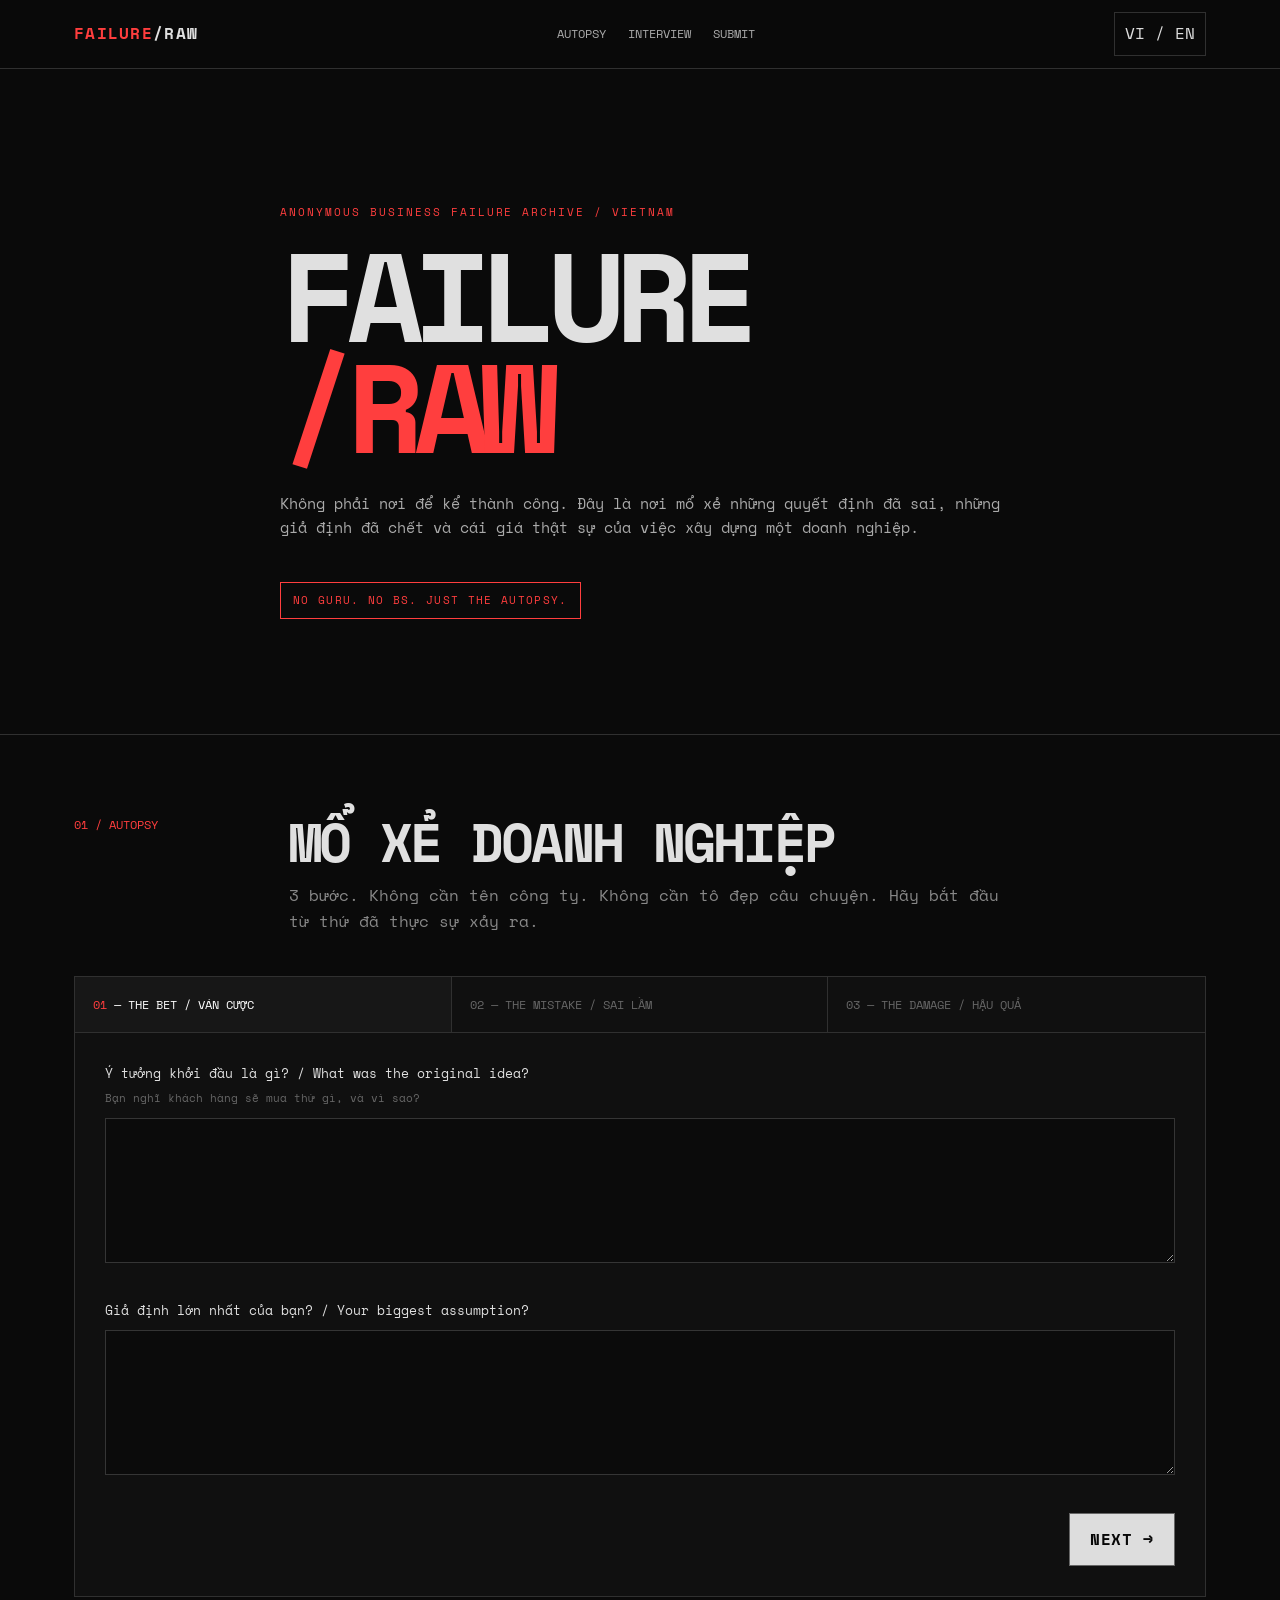
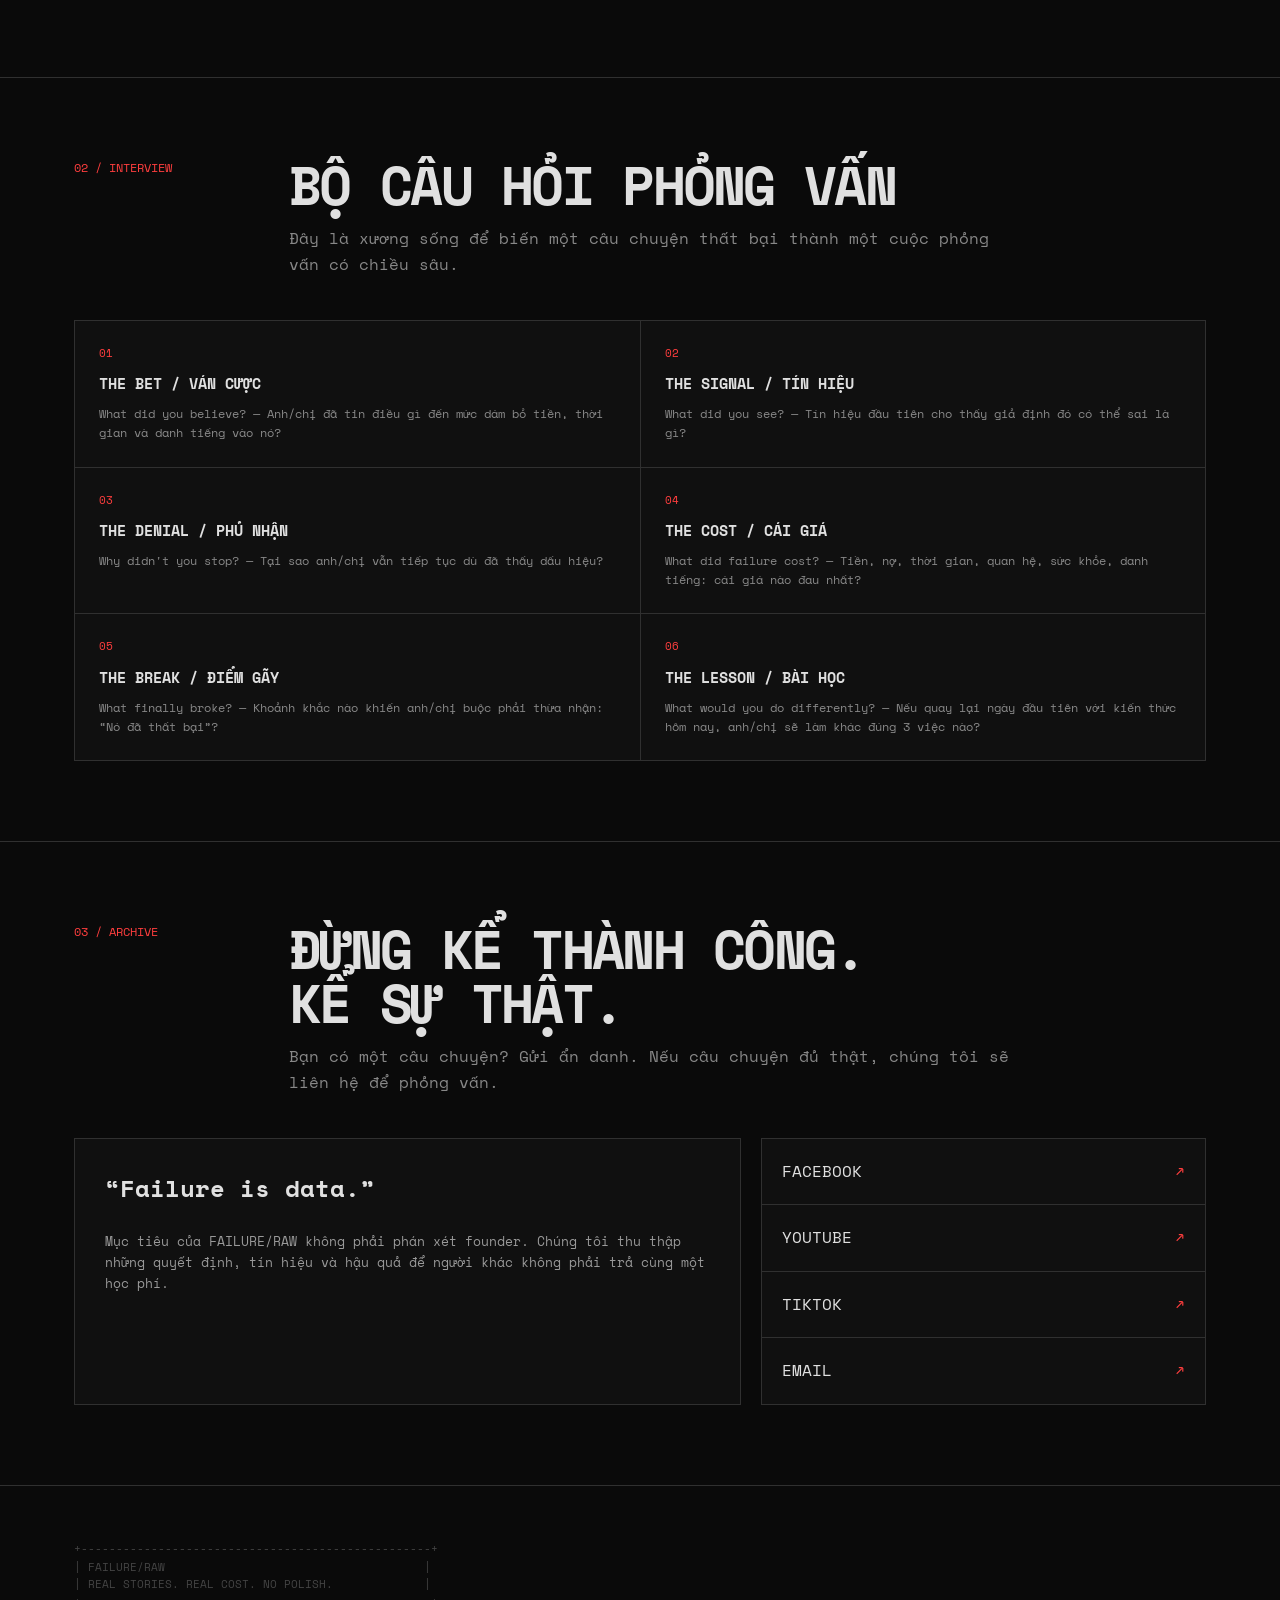
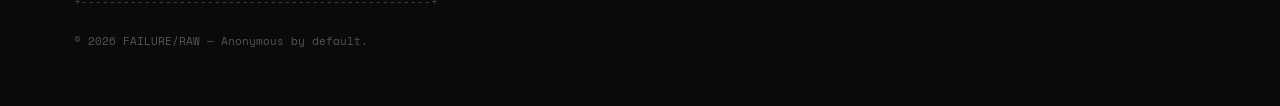
<file: interviews.html>
<!doctype html>
<html lang="vi">
<head>
  <meta charset="utf-8">
  <meta name="viewport" content="width=device-width, initial-scale=1">
  <meta name="description" content="FAILURE/RAW — Anonymous business failure stories and founder interviews.">
  <title>FAILURE/RAW — Business Autopsy</title>
  <style>
    @import url('https://fonts.googleapis.com/css2?family=Space+Mono:wght@400;700&display=swap');
    :root{
      --bg:#0a0a0a;--panel:#101010;--panel2:#151515;--text:#e0e0e0;
      --muted:#777;--line:#303030;--red:#ff3e3e;--green:#8cff98;
      --max:1180px;
    }
    *{box-sizing:border-box}
    html{scroll-behavior:smooth}
    body{margin:0;background:var(--bg);color:var(--text);font-family:"Space Mono","Courier New",monospace;line-height:1.6}
    a{color:inherit;text-decoration:none}
    button,input,textarea,select{font:inherit}
    .wrap{max-width:var(--max);margin:auto;padding:0 24px}
    .top{border-bottom:1px solid var(--line);position:sticky;top:0;background:rgba(10,10,10,.94);backdrop-filter:blur(8px);z-index:20}
    nav{height:68px;display:flex;align-items:center;justify-content:space-between}
    .brand{font-weight:700;letter-spacing:.08em}.brand b{color:var(--red)}
    .navlinks{display:flex;gap:22px;font-size:12px;color:#aaa}.navlinks a:hover{color:#fff}
    .lang{border:1px solid var(--line);background:transparent;color:#ddd;padding:8px 10px;cursor:pointer}
    .hero{min-height:74vh;display:grid;align-items:center;padding:90px 0 70px;border-bottom:1px solid var(--line)}
    .eyebrow{font-size:11px;color:var(--red);letter-spacing:.18em;text-transform:uppercase}
    h1{font-size:clamp(48px,10vw,126px);line-height:.88;letter-spacing:-.08em;margin:18px 0 30px;max-width:1000px}
    .hero p{max-width:720px;color:#aaa;font-size:15px}
    .stamp{display:inline-block;margin-top:28px;border:1px solid var(--red);color:var(--red);padding:9px 12px;font-size:11px;letter-spacing:.12em}
    section{padding:80px 0;border-bottom:1px solid var(--line)}
    .section-head{display:grid;grid-template-columns:180px 1fr;gap:35px;margin-bottom:42px}
    .section-no{color:var(--red);font-size:12px}.section-head h2{font-size:clamp(28px,5vw,54px);line-height:1;margin:0 0 14px;letter-spacing:-.05em}
    .section-head p{margin:0;color:#888;max-width:720px}
    .panel{border:1px solid var(--line);background:var(--panel)}
    .steps{display:grid;grid-template-columns:repeat(3,1fr);border-bottom:1px solid var(--line)}
    .step{padding:18px;border-right:1px solid var(--line);color:#666;font-size:12px}
    .step:last-child{border-right:0}.step.active{color:#fff;background:#171717}.step.active span{color:var(--red)}
    .formbody{padding:30px}
    .stepcontent{display:none}.stepcontent.active{display:block}
    .question{margin:0 0 30px}.question label{display:block;font-size:13px;margin-bottom:9px}.hint{font-size:11px;color:#666;margin:-3px 0 10px}
    input,textarea,select{width:100%;background:#0b0b0b;border:1px solid #353535;color:#eee;padding:14px;outline:0;border-radius:0}
    input:focus,textarea:focus,select:focus{border-color:#aaa}
    textarea{min-height:145px;resize:vertical}
    .grid2{display:grid;grid-template-columns:1fr 1fr;gap:18px}
    .actions{display:flex;justify-content:space-between;gap:12px;margin-top:28px}
    .btn{border:1px solid #666;background:#ddd;color:#080808;padding:13px 20px;cursor:pointer;border-radius:0;font-weight:700;letter-spacing:.04em}
    .btn:hover{background:#fff;transform:translateY(-1px)}
    .btn.secondary{background:transparent;color:#ddd;border-color:#444}.btn.danger{background:var(--red);border-color:var(--red)}
    .message{display:none;border:1px solid var(--green);color:var(--green);padding:16px;margin-top:18px;font-size:12px}
    .message.show{display:block}
    .questions{display:grid;grid-template-columns:repeat(2,1fr);gap:1px;background:var(--line);border:1px solid var(--line)}
    .qcard{background:var(--panel);padding:24px}.qcard .n{color:var(--red);font-size:11px}.qcard h3{font-size:15px;margin:9px 0}.qcard p{font-size:12px;color:#888;margin:0}
    .archive{display:grid;grid-template-columns:1.2fr .8fr;gap:20px}
    .manifesto{padding:30px;border:1px solid var(--line);background:var(--panel)}
    .manifesto h3{font-size:24px;margin-top:0}.manifesto p{color:#999;font-size:13px}
    .socials{display:grid;gap:1px;background:var(--line);border:1px solid var(--line)}
    .social{background:var(--panel);padding:20px;display:flex;justify-content:space-between}.social:hover{background:#181818}.social span:last-child{color:var(--red)}
    footer{padding:55px 0;color:#555;font-size:11px}
    .ascii{color:#444;white-space:pre;overflow:auto;margin-bottom:22px}
    @media(max-width:760px){
      .wrap{padding:0 16px}.navlinks{display:none}.hero{min-height:auto;padding:75px 0 55px}
      h1{font-size:56px}.section-head{grid-template-columns:1fr;gap:12px}.steps{grid-template-columns:1fr}
      .step{border-right:0;border-bottom:1px solid var(--line)}.step:last-child{border-bottom:0}
      .formbody{padding:20px}.grid2,.archive,.questions{grid-template-columns:1fr}.questions{gap:1px}
      .actions{flex-direction:column}.btn{width:100%}
    }
  </style>
</head>
<body>
<header class="top">
  <div class="wrap">
    <nav>
      <a class="brand" href="#"><b>FAILURE</b>/RAW</a>
      <div class="navlinks"><a href="#autopsy" data-i18n="nav1">AUTOPSY</a><a href="#interview" data-i18n="nav2">INTERVIEW</a><a href="#submit" data-i18n="nav3">SUBMIT</a></div>
      <button class="lang" id="langBtn">VI / EN</button>
    </nav>
  </div>
</header>

<main>
  <section class="hero">
    <div class="wrap">
      <div class="eyebrow" data-i18n="eyebrow">ANONYMOUS BUSINESS FAILURE ARCHIVE / VIETNAM</div>
      <h1 data-i18n="heroTitle">FAILURE<br><span style="color:var(--red)">/RAW</span></h1>
      <p data-i18n="heroText">Không phải nơi để kể thành công. Đây là nơi mổ xẻ những quyết định đã sai, những giả định đã chết và cái giá thật sự của việc xây dựng một doanh nghiệp.</p>
      <div class="stamp" data-i18n="stamp">NO GURU. NO BS. JUST THE AUTOPSY.</div>
    </div>
  </section>

  <section id="autopsy">
    <div class="wrap">
      <div class="section-head">
        <div class="section-no">01 / AUTOPSY</div>
        <div><h2 data-i18n="autoTitle">MỔ XẺ DOANH NGHIỆP</h2><p data-i18n="autoText">3 bước. Không cần tên công ty. Không cần tô đẹp câu chuyện. Hãy bắt đầu từ thứ đã thực sự xảy ra.</p></div>
      </div>
      <div class="panel">
        <div class="steps">
          <div class="step active" data-step="1"><span>01</span> — <label data-i18n="s1">THE BET / VÁN CƯỢC</label></div>
          <div class="step" data-step="2"><span>02</span> — <label data-i18n="s2">THE MISTAKE / SAI LẦM</label></div>
          <div class="step" data-step="3"><span>03</span> — <label data-i18n="s3">THE DAMAGE / HẬU QUẢ</label></div>
        </div>
        <form id="autopsyForm" class="formbody">
          <div class="stepcontent active" data-content="1">
            <div class="question"><label data-i18n="q1">Ý tưởng khởi đầu là gì? / What was the original idea?</label><div class="hint" data-i18n="h1">Bạn nghĩ khách hàng sẽ mua thứ gì, và vì sao?</div><textarea name="idea" required></textarea></div>
            <div class="question"><label data-i18n="q2">Giả định lớn nhất của bạn? / Your biggest assumption?</label><textarea name="assumption" required></textarea></div>
          </div>
          <div class="stepcontent" data-content="2">
            <div class="question"><label data-i18n="q3">Lựa chọn sai lầm lớn nhất / Biggest wrong decision</label>
              <select name="mistake" required>
                <option value="" data-i18n="choose">— CHỌN MỘT / SELECT —</option>
                <option data-i18n="m1">Sai sản phẩm / Wrong product</option>
                <option data-i18n="m2">Sai thị trường / Wrong market</option>
                <option data-i18n="m3">Sai người / Wrong people</option>
                <option data-i18n="m4">Sai tiền / Wrong financial decision</option>
                <option data-i18n="m5">Sai thời điểm / Wrong timing</option>
                <option data-i18n="m6">Không dừng đúng lúc / Failed to stop</option>
                <option data-i18n="m7">Khác / Other</option>
              </select>
            </div>
            <div class="question"><label data-i18n="q4">Khoảnh khắc bạn biết mọi thứ sắp vỡ? / When did you know it was going down?</label><textarea name="doomsday" required></textarea></div>
          </div>
          <div class="stepcontent" data-content="3">
            <div class="question"><label data-i18n="q5">Cái giá thực sự là gì? / What did it really cost?</label><div class="grid2"><input name="money" placeholder="Tiền / Money"><input name="time" placeholder="Thời gian / Time"></div></div>
            <div class="question"><label data-i18n="q6">Lời nhắn cho một founder đang đi đúng con đường cũ của bạn / Message to a founder repeating your path</label><textarea name="message" required></textarea></div>
            <div class="question"><label><input type="checkbox" required style="width:auto;margin-right:8px"> <span data-i18n="anon">Tôi đồng ý gửi câu chuyện ẩn danh để có thể được chọn cho phỏng vấn / I agree to anonymous use for a possible interview.</span></label></div>
          </div>
          <div class="actions"><button type="button" class="btn secondary" id="prev" data-i18n="back">← BACK</button><button type="button" class="btn" id="next" data-i18n="next">NEXT →</button><button type="submit" class="btn danger" id="submitBtn" style="display:none" data-i18n="submit">SUBMIT TO ARCHIVE</button></div>
          <div class="message" id="success" data-i18n="success">✓ DỮ LIỆU ĐÃ ĐƯỢC GHI NHẬN VÀO ARCHIVE. CẢM ƠN BẠN ĐÃ NÓI THẬT.</div>
        </form>
      </div>
    </div>
  </section>

  <section id="interview">
    <div class="wrap">
      <div class="section-head"><div class="section-no">02 / INTERVIEW</div><div><h2 data-i18n="intTitle">BỘ CÂU HỎI PHỎNG VẤN</h2><p data-i18n="intText">Đây là xương sống để biến một câu chuyện thất bại thành một cuộc phỏng vấn có chiều sâu.</p></div></div>
      <div class="questions">
        <article class="qcard"><div class="n">01</div><h3>THE BET / VÁN CƯỢC</h3><p>What did you believe? — Anh/chị đã tin điều gì đến mức dám bỏ tiền, thời gian và danh tiếng vào nó?</p></article>
        <article class="qcard"><div class="n">02</div><h3>THE SIGNAL / TÍN HIỆU</h3><p>What did you see? — Tín hiệu đầu tiên cho thấy giả định đó có thể sai là gì?</p></article>
        <article class="qcard"><div class="n">03</div><h3>THE DENIAL / PHỦ NHẬN</h3><p>Why didn't you stop? — Tại sao anh/chị vẫn tiếp tục dù đã thấy dấu hiệu?</p></article>
        <article class="qcard"><div class="n">04</div><h3>THE COST / CÁI GIÁ</h3><p>What did failure cost? — Tiền, nợ, thời gian, quan hệ, sức khỏe, danh tiếng: cái giá nào đau nhất?</p></article>
        <article class="qcard"><div class="n">05</div><h3>THE BREAK / ĐIỂM GÃY</h3><p>What finally broke? — Khoảnh khắc nào khiến anh/chị buộc phải thừa nhận: “Nó đã thất bại”?</p></article>
        <article class="qcard"><div class="n">06</div><h3>THE LESSON / BÀI HỌC</h3><p>What would you do differently? — Nếu quay lại ngày đầu tiên với kiến thức hôm nay, anh/chị sẽ làm khác đúng 3 việc nào?</p></article>
      </div>
    </div>
  </section>

  <section id="submit">
    <div class="wrap">
      <div class="section-head"><div class="section-no">03 / ARCHIVE</div><div><h2 data-i18n="archiveTitle">ĐỪNG KỂ THÀNH CÔNG.<br>KỂ SỰ THẬT.</h2><p data-i18n="archiveText">Bạn có một câu chuyện? Gửi ẩn danh. Nếu câu chuyện đủ thật, chúng tôi sẽ liên hệ để phỏng vấn.</p></div></div>
      <div class="archive">
        <div class="manifesto"><h3>“Failure is data.”</h3><p data-i18n="manifesto">Mục tiêu của FAILURE/RAW không phải phán xét founder. Chúng tôi thu thập những quyết định, tín hiệu và hậu quả để người khác không phải trả cùng một học phí.</p></div>
        <div class="socials">
          <a class="social" href="#" target="_blank"><span>FACEBOOK</span><span>↗</span></a>
          <a class="social" href="#" target="_blank"><span>YOUTUBE</span><span>↗</span></a>
          <a class="social" href="#" target="_blank"><span>TIKTOK</span><span>↗</span></a>
          <a class="social" href="mailto:hello@failureraw.com"><span>EMAIL</span><span>↗</span></a>
        </div>
      </div>
    </div>
  </section>
</main>

<footer>
  <div class="wrap">
    <div class="ascii">+--------------------------------------------------+
| FAILURE/RAW                                     |
| REAL STORIES. REAL COST. NO POLISH.             |
+--------------------------------------------------+</div>
    © 2026 FAILURE/RAW — Anonymous by default.
  </div>
</footer>

<script>
(() => {
  const form = document.getElementById('autopsyForm');
  const steps = [...document.querySelectorAll('.step')];
  const contents = [...document.querySelectorAll('.stepcontent')];
  const prev = document.getElementById('prev');
  const next = document.getElementById('next');
  const submitBtn = document.getElementById('submitBtn');
  const success = document.getElementById('success');
  const langBtn = document.getElementById('langBtn');
  let current = 1, lang = 'vi';

  function render(){
    steps.forEach((s,i)=>s.classList.toggle('active', i+1===current));
    contents.forEach((c,i)=>c.classList.toggle('active', i+1===current));
    prev.style.visibility = current===1 ? 'hidden' : 'visible';
    next.style.display = current===3 ? 'none' : 'block';
    submitBtn.style.display = current===3 ? 'block' : 'none';
  }
  function validateStep(){
    const fields = contents[current-1].querySelectorAll('input,textarea,select');
    for(const f of fields){
      if(!f.checkValidity()){ f.reportValidity(); return false; }
    }
    return true;
  }
  next.onclick=()=>{ if(validateStep() && current<3){current++;render()} };
  prev.onclick=()=>{ if(current>1){current--;render()} };
  form.onsubmit=(e)=>{
    e.preventDefault();
    if(!validateStep()) return;
    success.classList.add('show');
    form.reset(); current=1; render();
    setTimeout(()=>success.classList.remove('show'),6000);
  };

  const dict={
    vi:{
      nav1:'AUTOPSY',nav2:'INTERVIEW',nav3:'SUBMIT',eyebrow:'ANONYMOUS BUSINESS FAILURE ARCHIVE / VIETNAM',
      heroTitle:'FAILURE<br><span style="color:var(--red)">/RAW</span>',
      heroText:'Không phải nơi để kể thành công. Đây là nơi mổ xẻ những quyết định đã sai, những giả định đã chết và cái giá thật sự của việc xây dựng một doanh nghiệp.',
      stamp:'NO GURU. NO BS. JUST THE AUTOPSY.',autoTitle:'MỔ XẺ DOANH NGHIỆP',autoText:'3 bước. Không cần tên công ty. Không cần tô đẹp câu chuyện. Hãy bắt đầu từ thứ đã thực sự xảy ra.',
      s1:'THE BET / VÁN CƯỢC',s2:'THE MISTAKE / SAI LẦM',s3:'THE DAMAGE / HẬU QUẢ',
      q1:'Ý tưởng khởi đầu là gì? / What was the original idea?',h1:'Bạn nghĩ khách hàng sẽ mua thứ gì, và vì sao?',
      q2:'Giả định lớn nhất của bạn? / Your biggest assumption?',q3:'Lựa chọn sai lầm lớn nhất / Biggest wrong decision',
      choose:'— CHỌN MỘT / SELECT —',q4:'Khoảnh khắc bạn biết mọi thứ sắp vỡ? / When did you know it was going down?',
      q5:'Cái giá thực sự là gì? / What did it really cost?',q6:'Lời nhắn cho một founder đang đi đúng con đường cũ của bạn / Message to a founder repeating your path',
      anon:'Tôi đồng ý gửi câu chuyện ẩn danh để có thể được chọn cho phỏng vấn / I agree to anonymous use for a possible interview.',
      back:'← BACK',next:'NEXT →',submit:'SUBMIT TO ARCHIVE',
      success:'✓ DỮ LIỆU ĐÃ ĐƯỢC GHI NHẬN VÀO ARCHIVE. CẢM ƠN BẠN ĐÃ NÓI THẬT.',
      intTitle:'BỘ CÂU HỎI PHỎNG VẤN',intText:'Đây là xương sống để biến một câu chuyện thất bại thành một cuộc phỏng vấn có chiều sâu.',
      archiveTitle:'ĐỪNG KỂ THÀNH CÔNG.<br>KỂ SỰ THẬT.',archiveText:'Bạn có một câu chuyện? Gửi ẩn danh. Nếu câu chuyện đủ thật, chúng tôi sẽ liên hệ để phỏng vấn.',
      manifesto:'Mục tiêu của FAILURE/RAW không phải phán xét founder. Chúng tôi thu thập những quyết định, tín hiệu và hậu quả để người khác không phải trả cùng một học phí.'
    },
    en:{
      nav1:'AUTOPSY',nav2:'INTERVIEW',nav3:'SUBMIT',eyebrow:'ANONYMOUS BUSINESS FAILURE ARCHIVE / VIETNAM',
      heroTitle:'FAILURE<br><span style="color:var(--red)">/RAW</span>',
      heroText:'Not a place to tell success stories. This is where we dissect bad decisions, dead assumptions, and the real cost of building a business.',
      stamp:'NO GURU. NO BS. JUST THE AUTOPSY.',autoTitle:'BUSINESS AUTOPSY',autoText:'3 steps. No company name required. No polishing the story. Start with what actually happened.',
      s1:'THE BET / VÁN CƯỢC',s2:'THE MISTAKE / SAI LẦM',s3:'THE DAMAGE / HẬU QUẢ',
      q1:'What was the original idea? / Ý tưởng khởi đầu là gì?',h1:'What did you believe customers would buy, and why?',
      q2:'Your biggest assumption? / Giả định lớn nhất của bạn?',q3:'Biggest wrong decision / Lựa chọn sai lầm lớn nhất',
      choose:'— SELECT —',q4:'When did you know it was going down? / Khoảnh khắc bạn biết mọi thứ sắp vỡ?',
      q5:'What did it really cost? / Cái giá thực sự là gì?',q6:'Message to a founder repeating your path / Lời nhắn cho một founder đang đi đúng con đường cũ của bạn',
      anon:'I agree to submit this anonymously for possible interview use. / Tôi đồng ý gửi câu chuyện ẩn danh để có thể được chọn cho phỏng vấn.',
      back:'← BACK',next:'NEXT →',submit:'SUBMIT TO ARCHIVE',
      success:'✓ DATA RECORDED IN THE ARCHIVE. THANK YOU FOR TELLING THE TRUTH.',
      intTitle:'INTERVIEW QUESTION SET',intText:'The backbone for turning a failure story into a deep, useful interview.',
      archiveTitle:'DON’T TELL US SUCCESS.<br>TELL US THE TRUTH.',archiveText:'Have a story? Submit it anonymously. If the story is real enough, we will reach out for an interview.',
      manifesto:'FAILURE/RAW is not here to judge founders. We collect decisions, signals and consequences so others do not have to pay the same tuition.'
    }
  };
  function translate(){
    document.querySelectorAll('[data-i18n]').forEach(el=>{
      const key=el.dataset.i18n;
      if(dict[lang][key]!==undefined) el.innerHTML=dict[lang][key];
    });
    langBtn.textContent=lang==='vi'?'VI / EN':'EN / VI';
    document.documentElement.lang=lang;
  }
  langBtn.onclick=()=>{lang=lang==='vi'?'en':'vi';translate()};
  render();
})();
</script>
</body>
</html>
</file>
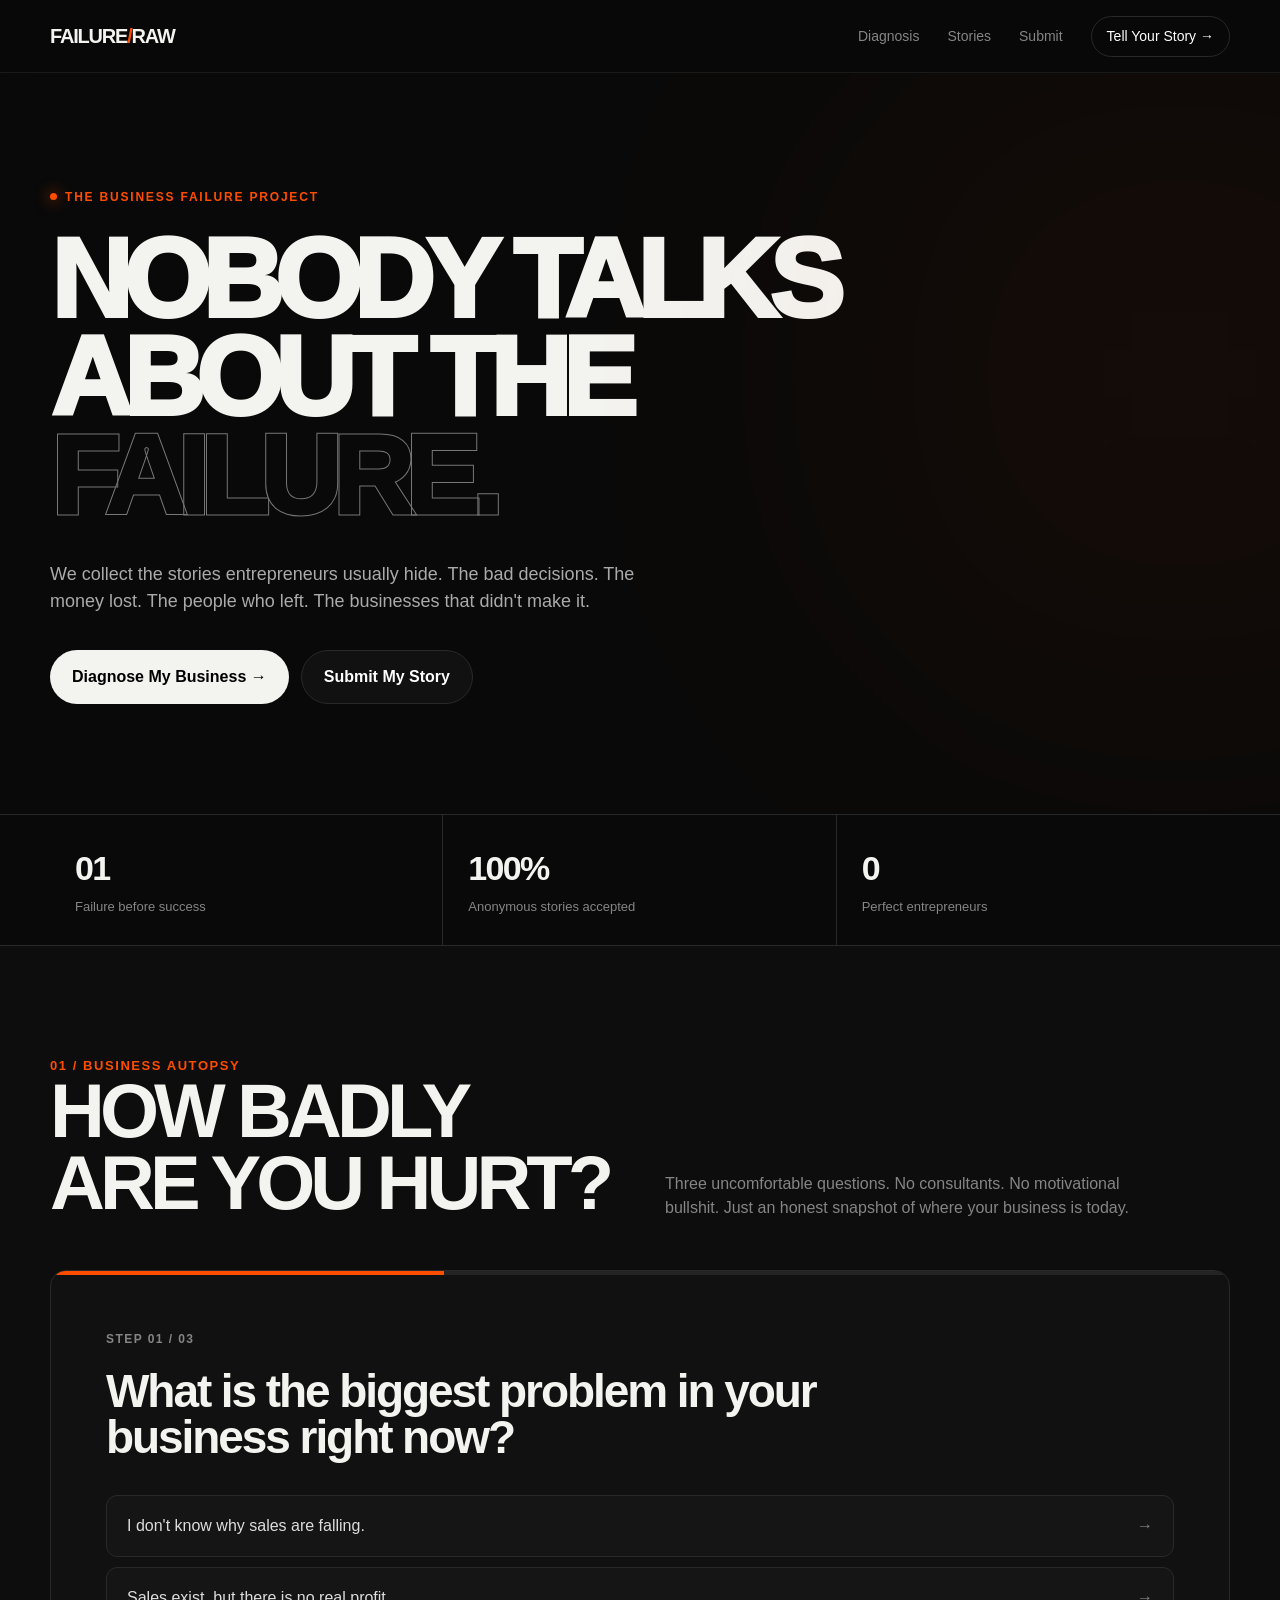
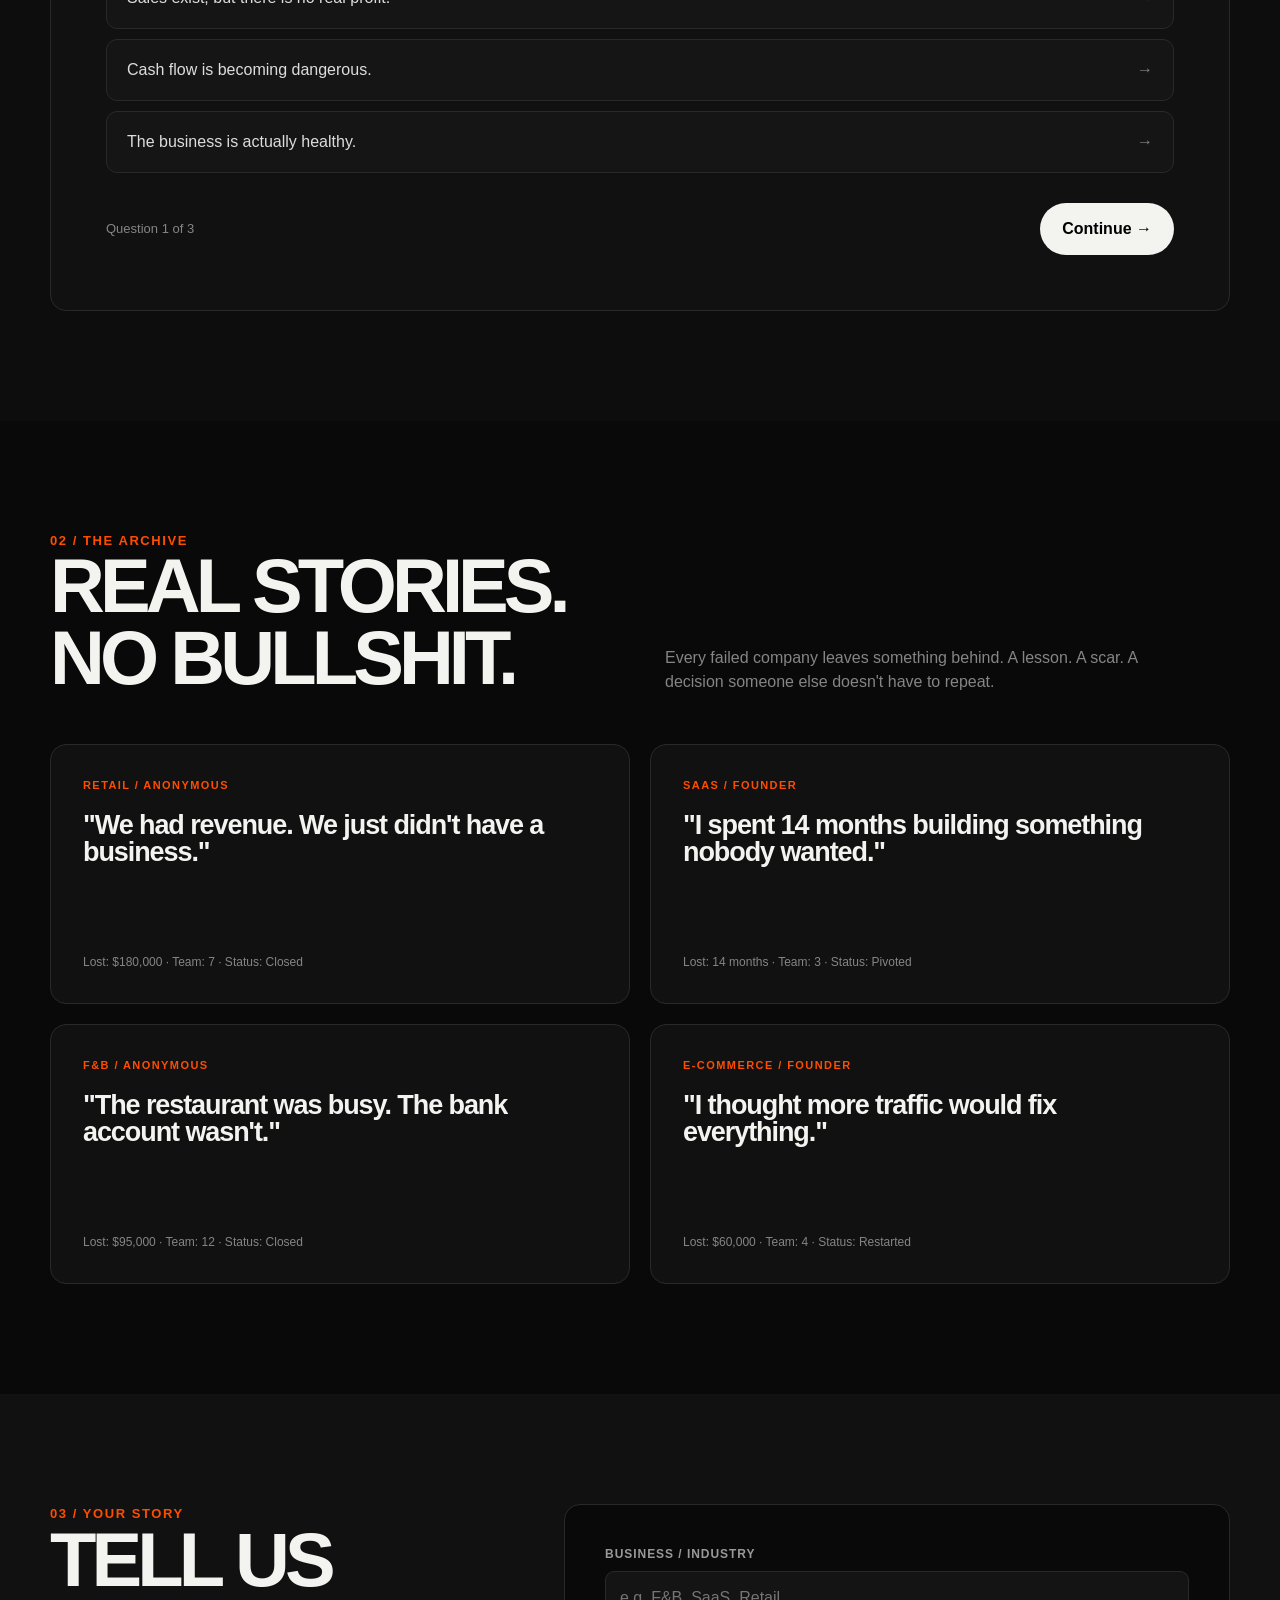
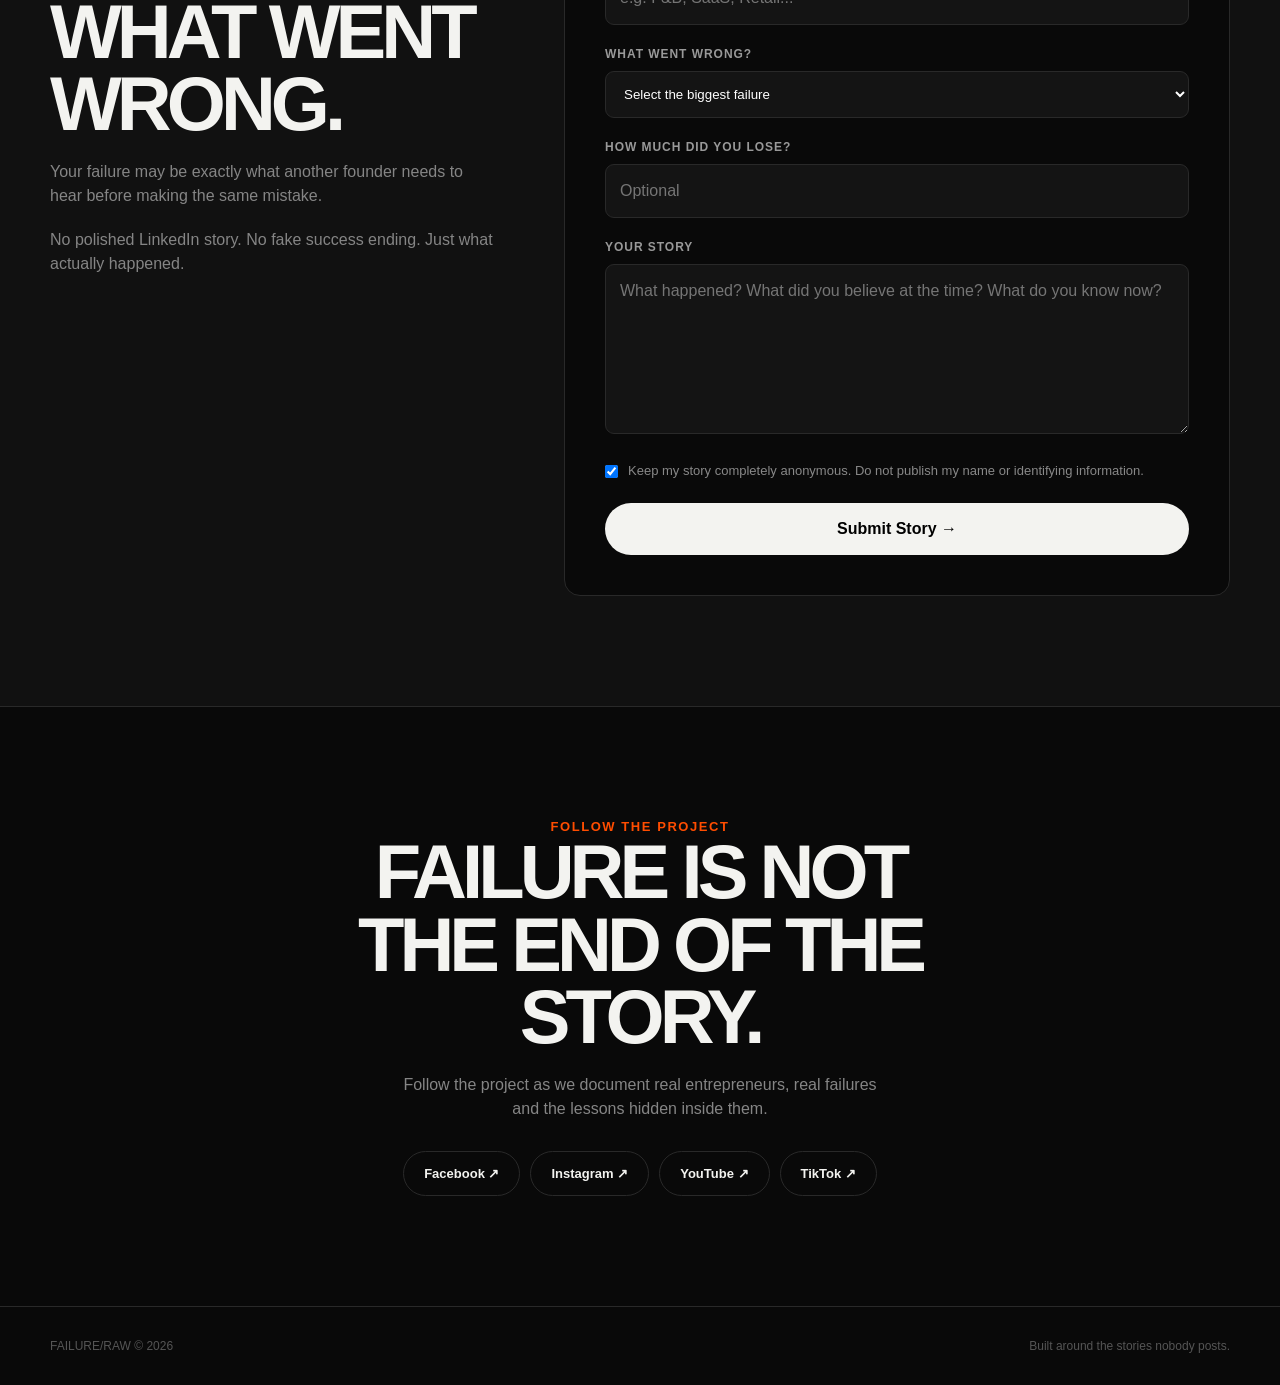
<file: raw.html>
<!DOCTYPE html>
<html lang="en">
<head>
  <meta charset="UTF-8" />
  <meta
    name="viewport"
    content="width=device-width, initial-scale=1.0, maximum-scale=1.0"
  />

  <title>FAILURE/RAW — Business Failure Stories</title>

  <meta
    name="description"
    content="Real business failures. Real lessons. No polished success stories."
  />

  <style>
    :root {
      --bg: #090909;
      --surface: #111111;
      --surface-2: #171717;
      --border: #292929;
      --text: #f3f3f0;
      --muted: #858585;
      --accent: #ff4d00;
      --accent-soft: rgba(255, 77, 0, 0.12);
      --green: #b7ff45;
      --danger: #ff3838;
      --radius: 16px;
      --max: 1180px;
    }

    * {
      box-sizing: border-box;
      margin: 0;
      padding: 0;
    }

    html {
      scroll-behavior: smooth;
    }

    body {
      background: var(--bg);
      color: var(--text);
      font-family:
        Inter,
        -apple-system,
        BlinkMacSystemFont,
        "Segoe UI",
        sans-serif;
      line-height: 1.5;
      overflow-x: hidden;
    }

    button,
    input,
    textarea {
      font: inherit;
    }

    button {
      cursor: pointer;
    }

    a {
      color: inherit;
      text-decoration: none;
    }

    .container {
      width: min(calc(100% - 40px), var(--max));
      margin: 0 auto;
    }

    /* =========================
       NAV
    ========================= */

    nav {
      position: sticky;
      top: 0;
      z-index: 50;
      background: rgba(9, 9, 9, 0.88);
      backdrop-filter: blur(18px);
      border-bottom: 1px solid rgba(255, 255, 255, 0.07);
    }

    .nav-inner {
      height: 72px;
      display: flex;
      align-items: center;
      justify-content: space-between;
    }

    .logo {
      font-weight: 900;
      letter-spacing: -0.06em;
      font-size: 20px;
    }

    .logo span {
      color: var(--accent);
    }

    .nav-links {
      display: flex;
      gap: 28px;
      align-items: center;
      color: var(--muted);
      font-size: 14px;
    }

    .nav-links a:hover {
      color: white;
    }

    .nav-cta {
      border: 1px solid var(--border);
      padding: 9px 15px;
      border-radius: 999px;
      color: white !important;
    }

    /* =========================
       HERO
    ========================= */

    .hero {
      min-height: 680px;
      display: flex;
      align-items: center;
      position: relative;
      overflow: hidden;
    }

    .hero::before {
      content: "";
      position: absolute;
      width: 500px;
      height: 500px;
      background: var(--accent);
      filter: blur(180px);
      opacity: 0.08;
      right: -150px;
      top: 50px;
      pointer-events: none;
    }

    .eyebrow {
      display: inline-flex;
      align-items: center;
      gap: 8px;
      color: var(--accent);
      font-weight: 800;
      font-size: 12px;
      letter-spacing: 0.15em;
      text-transform: uppercase;
      margin-bottom: 25px;
    }

    .eyebrow::before {
      content: "";
      width: 7px;
      height: 7px;
      border-radius: 50%;
      background: var(--accent);
      box-shadow: 0 0 15px var(--accent);
    }

    h1 {
      max-width: 950px;
      font-size: clamp(52px, 9vw, 112px);
      line-height: 0.88;
      letter-spacing: -0.075em;
      font-weight: 950;
      text-transform: uppercase;
    }

    h1 .outline {
      color: transparent;
      -webkit-text-stroke: 1px #777;
    }

    .hero-copy {
      max-width: 630px;
      margin-top: 35px;
      color: #aaa;
      font-size: 18px;
    }

    .hero-actions {
      display: flex;
      gap: 12px;
      margin-top: 35px;
      flex-wrap: wrap;
    }

    .btn {
      border: 0;
      border-radius: 999px;
      padding: 14px 22px;
      font-weight: 800;
      transition: 0.2s ease;
      display: inline-flex;
      justify-content: center;
      align-items: center;
      gap: 8px;
    }

    .btn-primary {
      background: var(--text);
      color: #000;
    }

    .btn-primary:hover {
      transform: translateY(-2px);
      background: var(--accent);
      color: white;
    }

    .btn-dark {
      background: var(--surface);
      border: 1px solid var(--border);
      color: white;
    }

    .btn-dark:hover {
      border-color: #555;
      transform: translateY(-2px);
    }

    /* =========================
       STATS
    ========================= */

    .stats {
      border-top: 1px solid var(--border);
      border-bottom: 1px solid var(--border);
    }

    .stats-grid {
      display: grid;
      grid-template-columns: repeat(3, 1fr);
    }

    .stat {
      padding: 28px 25px;
      border-right: 1px solid var(--border);
    }

    .stat:last-child {
      border-right: 0;
    }

    .stat-number {
      font-size: 34px;
      font-weight: 900;
      letter-spacing: -0.05em;
    }

    .stat-label {
      color: var(--muted);
      font-size: 13px;
      margin-top: 3px;
    }

    /* =========================
       SECTION
    ========================= */

    section {
      padding: 110px 0;
    }

    .section-header {
      display: grid;
      grid-template-columns: 1fr 1fr;
      gap: 50px;
      margin-bottom: 50px;
    }

    .section-number {
      color: var(--accent);
      font-weight: 900;
      font-size: 13px;
      letter-spacing: 0.12em;
    }

    h2 {
      font-size: clamp(42px, 6vw, 76px);
      line-height: 0.95;
      letter-spacing: -0.065em;
      text-transform: uppercase;
    }

    .section-description {
      color: var(--muted);
      max-width: 480px;
      align-self: end;
    }

    /* =========================
       ASSESSMENT
    ========================= */

    .assessment {
      background: #0d0d0d;
    }

    .assessment-box {
      background: var(--surface);
      border: 1px solid var(--border);
      border-radius: var(--radius);
      overflow: hidden;
    }

    .progress {
      height: 4px;
      background: #242424;
    }

    .progress-bar {
      height: 100%;
      width: 33.33%;
      background: var(--accent);
      transition: width 0.35s ease;
    }

    .assessment-content {
      padding: clamp(25px, 5vw, 55px);
    }

    .step-label {
      color: var(--muted);
      font-size: 12px;
      font-weight: 800;
      text-transform: uppercase;
      letter-spacing: 0.12em;
      margin-bottom: 20px;
    }

    .question {
      font-size: clamp(28px, 4vw, 46px);
      line-height: 1;
      letter-spacing: -0.045em;
      font-weight: 850;
      max-width: 800px;
      margin-bottom: 35px;
    }

    .answers {
      display: grid;
      gap: 10px;
    }

    .answer {
      width: 100%;
      text-align: left;
      background: #151515;
      border: 1px solid var(--border);
      color: #ddd;
      padding: 18px 20px;
      border-radius: 11px;
      transition: 0.2s ease;
      display: flex;
      justify-content: space-between;
      align-items: center;
    }

    .answer:hover {
      border-color: #555;
      background: #1b1b1b;
    }

    .answer.selected {
      border-color: var(--accent);
      background: var(--accent-soft);
      color: white;
    }

    .answer span:last-child {
      color: var(--muted);
    }

    .assessment-footer {
      display: flex;
      justify-content: space-between;
      align-items: center;
      margin-top: 30px;
      gap: 15px;
    }

    .step-indicator {
      color: var(--muted);
      font-size: 13px;
    }

    .result {
      display: none;
      padding: 20px 0 0;
    }

    .result.active {
      display: block;
    }

    .result-score {
      font-size: 80px;
      line-height: 1;
      font-weight: 950;
      letter-spacing: -0.08em;
      color: var(--accent);
    }

    .result-title {
      font-size: 34px;
      font-weight: 900;
      margin-top: 15px;
    }

    .result-text {
      color: #aaa;
      max-width: 650px;
      margin-top: 12px;
    }

    /* =========================
       STORIES
    ========================= */

    .story-grid {
      display: grid;
      grid-template-columns: 1fr 1fr;
      gap: 20px;
    }

    .story-card {
      border: 1px solid var(--border);
      background: var(--surface);
      border-radius: var(--radius);
      padding: 32px;
      min-height: 260px;
      display: flex;
      flex-direction: column;
      justify-content: space-between;
      transition: 0.25s ease;
    }

    .story-card:hover {
      transform: translateY(-4px);
      border-color: #444;
    }

    .story-tag {
      color: var(--accent);
      font-size: 11px;
      text-transform: uppercase;
      font-weight: 900;
      letter-spacing: 0.13em;
    }

    .story-title {
      font-size: 27px;
      font-weight: 850;
      line-height: 1;
      letter-spacing: -0.04em;
      margin: 18px 0;
    }

    .story-meta {
      color: var(--muted);
      font-size: 12px;
    }

    /* =========================
       SUBMIT
    ========================= */

    .submit-section {
      background: #111;
    }

    .submit-grid {
      display: grid;
      grid-template-columns: 0.8fr 1.2fr;
      gap: 70px;
      align-items: start;
    }

    .submit-intro p {
      color: var(--muted);
      margin-top: 20px;
      max-width: 450px;
    }

    .form {
      background: #090909;
      border: 1px solid var(--border);
      padding: clamp(22px, 4vw, 40px);
      border-radius: var(--radius);
    }

    .field {
      margin-bottom: 20px;
    }

    .field label {
      display: block;
      font-size: 12px;
      font-weight: 800;
      text-transform: uppercase;
      letter-spacing: 0.08em;
      color: #999;
      margin-bottom: 8px;
    }

    input,
    textarea,
    select {
      width: 100%;
      background: #141414;
      border: 1px solid var(--border);
      border-radius: 9px;
      color: white;
      padding: 14px;
      outline: none;
    }

    input:focus,
    textarea:focus,
    select:focus {
      border-color: var(--accent);
    }

    textarea {
      min-height: 170px;
      resize: vertical;
    }

    .anonymous {
      display: flex;
      gap: 10px;
      align-items: flex-start;
      color: #888;
      font-size: 13px;
      margin-bottom: 22px;
    }

    .anonymous input {
      width: auto;
      margin-top: 4px;
    }

    .success-message {
      display: none;
      border: 1px solid var(--green);
      background: rgba(183, 255, 69, 0.06);
      color: var(--green);
      padding: 18px;
      border-radius: 10px;
      margin-top: 20px;
    }

    /* =========================
       SOCIAL
    ========================= */

    .social {
      text-align: center;
      border-top: 1px solid var(--border);
    }

    .social h2 {
      max-width: 800px;
      margin: 0 auto;
    }

    .social p {
      color: var(--muted);
      margin: 20px auto 30px;
      max-width: 500px;
    }

    .social-links {
      display: flex;
      justify-content: center;
      gap: 10px;
      flex-wrap: wrap;
    }

    .social-link {
      border: 1px solid var(--border);
      padding: 12px 20px;
      border-radius: 999px;
      font-size: 13px;
      font-weight: 800;
      transition: 0.2s ease;
    }

    .social-link:hover {
      border-color: var(--accent);
      color: var(--accent);
    }

    /* =========================
       FOOTER
    ========================= */

    footer {
      border-top: 1px solid var(--border);
      padding: 30px 0;
      color: #555;
      font-size: 12px;
    }

    .footer-inner {
      display: flex;
      justify-content: space-between;
      gap: 20px;
    }

    /* =========================
       MOBILE
    ========================= */

    @media (max-width: 800px) {
      .container {
        width: min(calc(100% - 28px), var(--max));
      }

      .nav-inner {
        height: 62px;
      }

      .nav-links a:not(.nav-cta) {
        display: none;
      }

      .hero {
        min-height: 600px;
      }

      h1 {
        font-size: clamp(49px, 16vw, 82px);
      }

      .hero-copy {
        font-size: 16px;
      }

      section {
        padding: 75px 0;
      }

      .stats-grid {
        grid-template-columns: 1fr;
      }

      .stat {
        border-right: 0;
        border-bottom: 1px solid var(--border);
      }

      .stat:last-child {
        border-bottom: 0;
      }

      .section-header {
        grid-template-columns: 1fr;
        gap: 20px;
      }

      .story-grid {
        grid-template-columns: 1fr;
      }

      .submit-grid {
        grid-template-columns: 1fr;
        gap: 35px;
      }

      .assessment-content {
        padding: 24px 18px;
      }

      .assessment-footer {
        flex-direction: column;
        align-items: stretch;
      }

      .assessment-footer .btn {
        width: 100%;
      }

      .footer-inner {
        flex-direction: column;
      }
    }

    @media (max-width: 480px) {
      .hero-actions {
        flex-direction: column;
      }

      .hero-actions .btn {
        width: 100%;
      }

      .story-card {
        padding: 24px;
      }

      .result-score {
        font-size: 65px;
      }
    }
  </style>
</head>

<body>

  <!-- =========================
       NAVIGATION
  ========================== -->

  <nav>
    <div class="container nav-inner">

      <a href="#" class="logo">
        FAILURE<span>/</span>RAW
      </a>

      <div class="nav-links">
        <a href="#assessment">Diagnosis</a>
        <a href="#stories">Stories</a>
        <a href="#submit">Submit</a>
        <a href="#submit" class="nav-cta">Tell Your Story →</a>
      </div>

    </div>
  </nav>


  <!-- =========================
       HERO
  ========================== -->

  <main>

    <section class="hero">
      <div class="container">

        <div class="eyebrow">
          The Business Failure Project
        </div>

        <h1>
          Nobody talks<br>
          about the
          <span class="outline">failure.</span>
        </h1>

        <p class="hero-copy">
          We collect the stories entrepreneurs usually hide.
          The bad decisions. The money lost. The people who left.
          The businesses that didn't make it.
        </p>

        <div class="hero-actions">
          <a href="#assessment" class="btn btn-primary">
            Diagnose My Business →
          </a>

          <a href="#submit" class="btn btn-dark">
            Submit My Story
          </a>
        </div>

      </div>
    </section>


    <!-- =========================
         STATS
    ========================== -->

    <div class="stats">

      <div class="container stats-grid">

        <div class="stat">
          <div class="stat-number">01</div>
          <div class="stat-label">Failure before success</div>
        </div>

        <div class="stat">
          <div class="stat-number">100%</div>
          <div class="stat-label">Anonymous stories accepted</div>
        </div>

        <div class="stat">
          <div class="stat-number">0</div>
          <div class="stat-label">Perfect entrepreneurs</div>
        </div>

      </div>

    </div>


    <!-- =========================
         ASSESSMENT
    ========================== -->

    <section id="assessment" class="assessment">

      <div class="container">

        <div class="section-header">

          <div>
            <div class="section-number">01 / BUSINESS AUTOPSY</div>
            <h2>
              How badly<br>
              are you hurt?
            </h2>
          </div>

          <p class="section-description">
            Three uncomfortable questions.
            No consultants. No motivational bullshit.
            Just an honest snapshot of where your business is today.
          </p>

        </div>


        <div class="assessment-box">

          <div class="progress">
            <div id="progressBar" class="progress-bar"></div>
          </div>

          <div class="assessment-content">

            <div id="questionArea">

              <div id="stepLabel" class="step-label">
                Step 01 / 03
              </div>

              <div id="question" class="question"></div>

              <div id="answers" class="answers"></div>

              <div class="assessment-footer">

                <div id="stepIndicator" class="step-indicator">
                  Question 1 of 3
                </div>

                <button
                  id="nextBtn"
                  class="btn btn-primary"
                  disabled
                >
                  Continue →
                </button>

              </div>

            </div>


            <!-- RESULT -->

            <div id="result" class="result">

              <div class="step-label">
                YOUR BUSINESS AUTOPSY
              </div>

              <div id="resultScore" class="result-score">
                0%
              </div>

              <div id="resultTitle" class="result-title">
                —
              </div>

              <p id="resultText" class="result-text">
                —
              </p>

              <div class="hero-actions">

                <button
                  id="restartBtn"
                  class="btn btn-dark"
                >
                  Run Again
                </button>

                <a
                  href="#submit"
                  class="btn btn-primary"
                >
                  Tell Your Story →
                </a>

              </div>

            </div>

          </div>

        </div>

      </div>

    </section>


    <!-- =========================
         STORIES
    ========================== -->

    <section id="stories">

      <div class="container">

        <div class="section-header">

          <div>
            <div class="section-number">02 / THE ARCHIVE</div>

            <h2>
              Real stories.<br>
              No bullshit.
            </h2>
          </div>

          <p class="section-description">
            Every failed company leaves something behind.
            A lesson. A scar. A decision someone else doesn't have
            to repeat.
          </p>

        </div>


        <div class="story-grid">

          <article class="story-card">

            <div>
              <div class="story-tag">
                Retail / Anonymous
              </div>

              <div class="story-title">
                "We had revenue.
                We just didn't have a business."
              </div>
            </div>

            <div class="story-meta">
              Lost: $180,000 · Team: 7 · Status: Closed
            </div>

          </article>


          <article class="story-card">

            <div>
              <div class="story-tag">
                SaaS / Founder
              </div>

              <div class="story-title">
                "I spent 14 months
                building something nobody wanted."
              </div>
            </div>

            <div class="story-meta">
              Lost: 14 months · Team: 3 · Status: Pivoted
            </div>

          </article>


          <article class="story-card">

            <div>
              <div class="story-tag">
                F&amp;B / Anonymous
              </div>

              <div class="story-title">
                "The restaurant was busy.
                The bank account wasn't."
              </div>
            </div>

            <div class="story-meta">
              Lost: $95,000 · Team: 12 · Status: Closed
            </div>

          </article>


          <article class="story-card">

            <div>
              <div class="story-tag">
                E-Commerce / Founder
              </div>

              <div class="story-title">
                "I thought more traffic
                would fix everything."
              </div>
            </div>

            <div class="story-meta">
              Lost: $60,000 · Team: 4 · Status: Restarted
            </div>

          </article>

        </div>

      </div>

    </section>


    <!-- =========================
         SUBMIT STORY
    ========================== -->

    <section id="submit" class="submit-section">

      <div class="container submit-grid">

        <div class="submit-intro">

          <div class="section-number">
            03 / YOUR STORY
          </div>

          <h2>
            Tell us<br>
            what went<br>
            wrong.
          </h2>

          <p>
            Your failure may be exactly what another founder
            needs to hear before making the same mistake.
          </p>

          <p>
            No polished LinkedIn story.
            No fake success ending.
            Just what actually happened.
          </p>

        </div>


        <form id="storyForm" class="form">

          <div class="field">

            <label for="business">
              Business / Industry
            </label>

            <input
              id="business"
              type="text"
              placeholder="e.g. F&B, SaaS, Retail..."
              required
            />

          </div>


          <div class="field">

            <label for="failure">
              What went wrong?
            </label>

            <select id="failure" required>

              <option value="">
                Select the biggest failure
              </option>

              <option>
                Bad product / no market
              </option>

              <option>
                Cash flow
              </option>

              <option>
                Wrong partner
              </option>

              <option>
                Wrong team
              </option>

              <option>
                Bad management
              </option>

              <option>
                Scaling too early
              </option>

              <option>
                Personal / founder issue
              </option>

              <option>
                Other
              </option>

            </select>

          </div>


          <div class="field">

            <label for="amount">
              How much did you lose?
            </label>

            <input
              id="amount"
              type="text"
              placeholder="Optional"
            />

          </div>


          <div class="field">

            <label for="story">
              Your story
            </label>

            <textarea
              id="story"
              placeholder="What happened? What did you believe at the time? What do you know now?"
              required
            ></textarea>

          </div>


          <label class="anonymous">

            <input
              id="anonymous"
              type="checkbox"
              checked
            />

            <span>
              Keep my story completely anonymous.
              Do not publish my name or identifying information.
            </span>

          </label>


          <button
            type="submit"
            class="btn btn-primary"
            style="width:100%"
          >
            Submit Story →
          </button>


          <div
            id="successMessage"
            class="success-message"
          >
            ✓ Story received. Thank you for being honest.
          </div>

        </form>

      </div>

    </section>


    <!-- =========================
         SOCIAL
    ========================== -->

    <section class="social">

      <div class="container">

        <div class="section-number">
          FOLLOW THE PROJECT
        </div>

        <h2>
          Failure is not<br>
          the end of the story.
        </h2>

        <p>
          Follow the project as we document real entrepreneurs,
          real failures and the lessons hidden inside them.
        </p>

        <div class="social-links">

          <!-- CHANGE THESE URLS -->

          <a
            href="https://facebook.com/"
            target="_blank"
            class="social-link"
          >
            Facebook ↗
          </a>

          <a
            href="https://instagram.com/"
            target="_blank"
            class="social-link"
          >
            Instagram ↗
          </a>

          <a
            href="https://youtube.com/"
            target="_blank"
            class="social-link"
          >
            YouTube ↗
          </a>

          <a
            href="https://tiktok.com/"
            target="_blank"
            class="social-link"
          >
            TikTok ↗
          </a>

        </div>

      </div>

    </section>

  </main>


  <!-- =========================
       FOOTER
  ========================== -->

  <footer>

    <div class="container footer-inner">

      <div>
        FAILURE/RAW © 2026
      </div>

      <div>
        Built around the stories nobody posts.
      </div>

    </div>

  </footer>


  <!-- =========================
       JAVASCRIPT
  ========================== -->

  <script>

    const questions = [

      {
        question:
          "What is the biggest problem in your business right now?",

        answers: [
          {
            text: "I don't know why sales are falling.",
            score: 4
          },
          {
            text: "Sales exist, but there is no real profit.",
            score: 3
          },
          {
            text: "Cash flow is becoming dangerous.",
            score: 5
          },
          {
            text: "The business is actually healthy.",
            score: 1
          }
        ]
      },

      {
        question:
          "If you stopped working for 30 days, what would happen?",

        answers: [
          {
            text: "Everything would probably stop.",
            score: 5
          },
          {
            text: "Sales would drop significantly.",
            score: 4
          },
          {
            text: "The team could keep things moving.",
            score: 2
          },
          {
            text: "The business would run normally.",
            score: 1
          }
        ]
      },

      {
        question:
          "Looking back, what do you believe caused the biggest damage?",

        answers: [
          {
            text: "I built before validating.",
            score: 5
          },
          {
            text: "I ran out of money.",
            score: 5
          },
          {
            text: "I trusted the wrong people.",
            score: 4
          },
          {
            text: "I scaled before the business was ready.",
            score: 4
          }
        ]
      }

    ];


    let currentStep = 0;
    let answers = [];
    let selectedAnswer = null;


    const questionEl =
      document.getElementById("question");

    const answersEl =
      document.getElementById("answers");

    const nextBtn =
      document.getElementById("nextBtn");

    const progressBar =
      document.getElementById("progressBar");

    const stepLabel =
      document.getElementById("stepLabel");

    const stepIndicator =
      document.getElementById("stepIndicator");

    const questionArea =
      document.getElementById("questionArea");

    const result =
      document.getElementById("result");

    const resultScore =
      document.getElementById("resultScore");

    const resultTitle =
      document.getElementById("resultTitle");

    const resultText =
      document.getElementById("resultText");

    const restartBtn =
      document.getElementById("restartBtn");


    function renderQuestion() {

      const question =
        questions[currentStep];

      selectedAnswer = null;

      nextBtn.disabled = true;

      questionEl.textContent =
        question.question;

      stepLabel.textContent =
        `Step ${String(currentStep + 1).padStart(2, "0")} / 03`;

      stepIndicator.textContent =
        `Question ${currentStep + 1} of 3`;

      progressBar.style.width =
        `${((currentStep + 1) / 3) * 100}%`;

      answersEl.innerHTML = "";


      question.answers.forEach((answer, index) => {

        const button =
          document.createElement("button");

        button.className = "answer";

        button.innerHTML = `
          <span>${answer.text}</span>
          <span>→</span>
        `;

        button.addEventListener(
          "click",
          () => {

            document
              .querySelectorAll(".answer")
              .forEach(el =>
                el.classList.remove("selected")
              );

            button.classList.add("selected");

            selectedAnswer = answer.score;

            nextBtn.disabled = false;

          }
        );

        answersEl.appendChild(button);

      });

    }


    nextBtn.addEventListener(
      "click",
      () => {

        if (selectedAnswer === null) {
          return;
        }

        answers.push(selectedAnswer);

        if (currentStep < questions.length - 1) {

          currentStep++;

          renderQuestion();

        } else {

          showResult();

        }

      }
    );


    function showResult() {

      const total =
        answers.reduce(
          (sum, value) => sum + value,
          0
        );

      const max =
        questions.length * 5;

      const percentage =
        Math.round((total / max) * 100);

      questionArea.style.display =
        "none";

      result.classList.add("active");

      resultScore.textContent =
        `${percentage}%`;


      if (percentage <= 40) {

        resultTitle.textContent =
          "You're bruised, not broken.";

        resultText.textContent =
          "Your business has problems, but the damage appears manageable. The next move is not to panic or scale. Find the one constraint that is actually holding the business back.";

      } else if (percentage <= 70) {

        resultTitle.textContent =
          "You're in the danger zone.";

        resultText.textContent =
          "There are structural problems underneath the surface. More effort may not solve them. You need to identify what is broken before putting more money, people or time into the business.";

      } else {

        resultTitle.textContent =
          "The business is bleeding.";

        resultText.textContent =
          "This is not a motivation problem. It is a survival problem. Stop adding complexity. Protect cash, identify the root failure and decide what deserves to survive.";

      }

    }


    restartBtn.addEventListener(
      "click",
      () => {

        currentStep = 0;
        answers = [];

        result.classList.remove("active");

        questionArea.style.display =
          "block";

        renderQuestion();

        document
          .getElementById("assessment")
          .scrollIntoView({
            behavior: "smooth"
          });

      }
    );


    /* =========================
       STORY FORM
    ========================== */

    const storyForm =
      document.getElementById("storyForm");

    const successMessage =
      document.getElementById("successMessage");


    storyForm.addEventListener(
      "submit",
      (event) => {

        event.preventDefault();


        const storyData = {

          business:
            document.getElementById("business").value,

          failure:
            document.getElementById("failure").value,

          amount:
            document.getElementById("amount").value,

          story:
            document.getElementById("story").value,

          anonymous:
            document.getElementById("anonymous").checked,

          submittedAt:
            new Date().toISOString()

        };


        /*
          DEMO MODE

          Hiện tại dữ liệu chỉ được lưu
          vào LocalStorage của trình duyệt.

          Khi nối backend, thay đoạn này
          bằng fetch("/api/stories", {...})
          hoặc Supabase.
        */

        const existingStories =
          JSON.parse(
            localStorage.getItem(
              "failureRawStories"
            ) || "[]"
          );

        existingStories.push(storyData);

        localStorage.setItem(
          "failureRawStories",
          JSON.stringify(existingStories)
        );


        successMessage.style.display =
          "block";

        storyForm.reset();

        document.getElementById(
          "anonymous"
        ).checked = true;

      }
    );


    /* =========================
       INITIALIZE
    ========================== */

    renderQuestion();

  </script>

</body>
</html>
</file>
